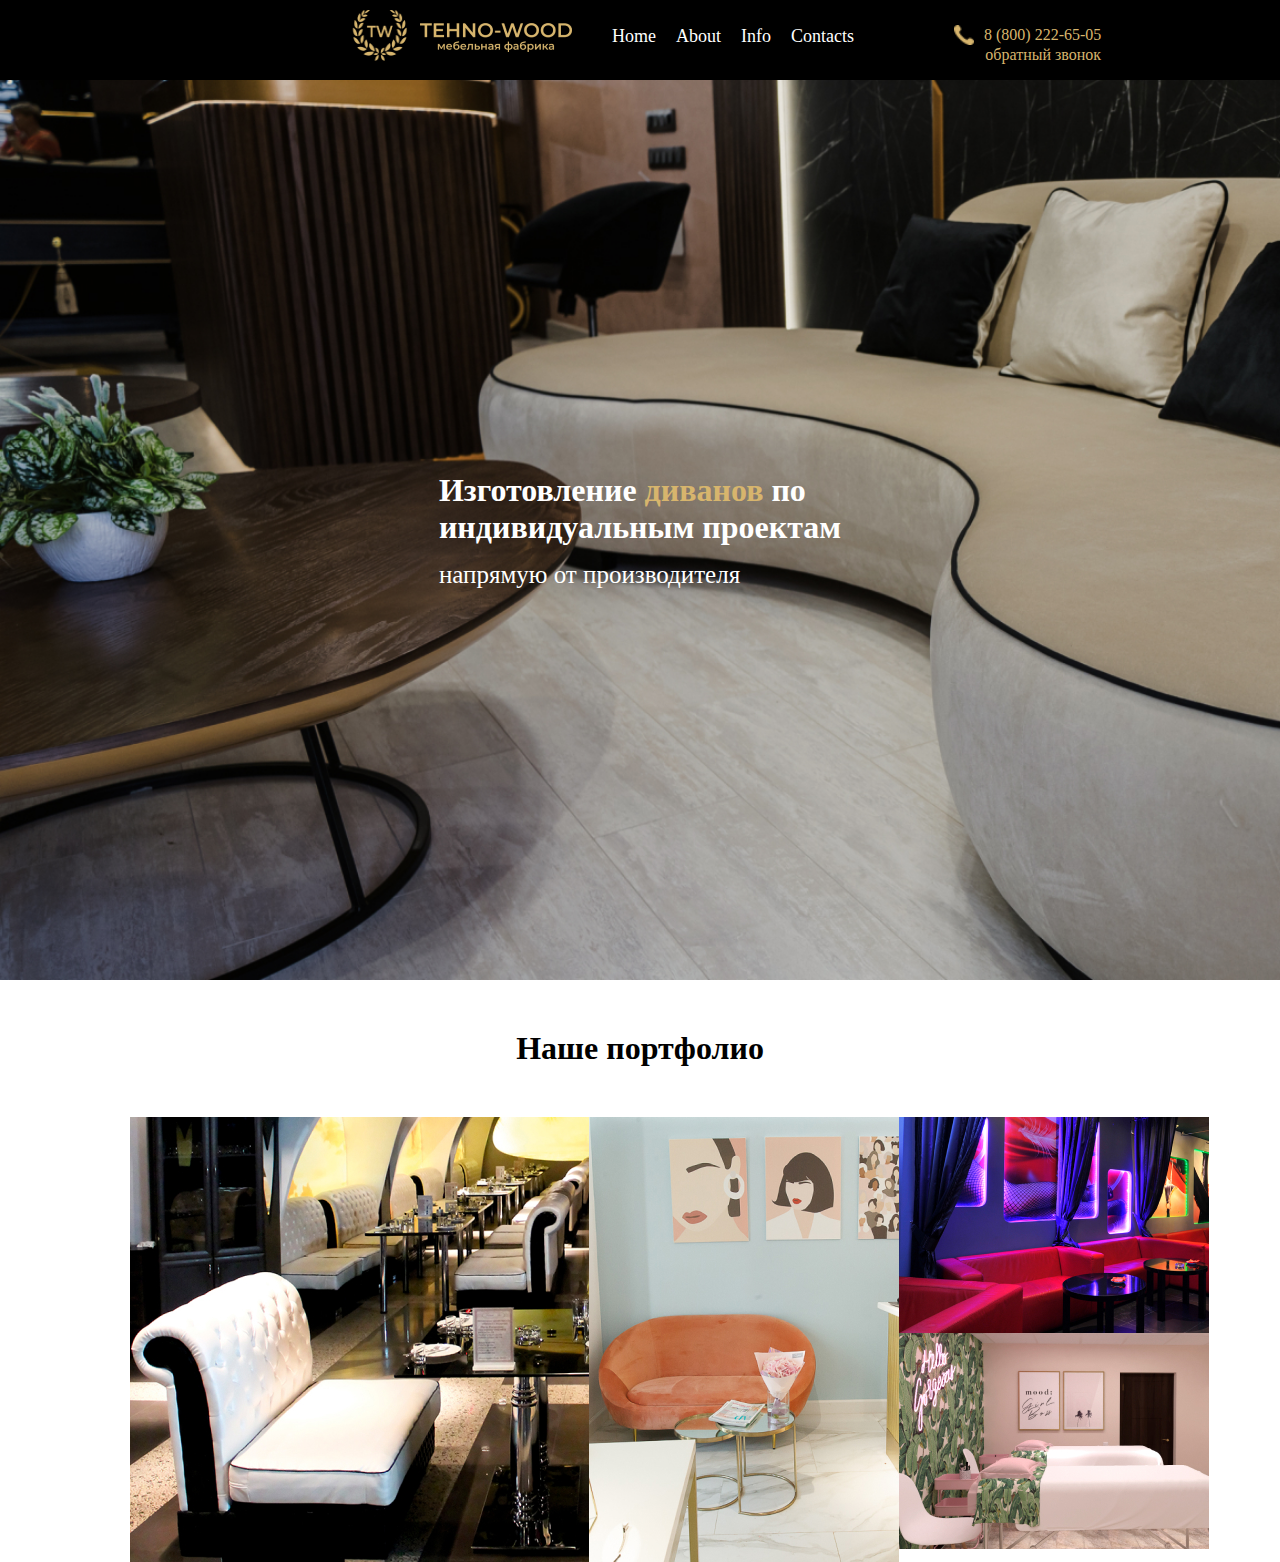
<file: index.html>
<!DOCTYPE html>
<html lang="en">
<head>
  <meta charset="UTF-8">
  <meta http-equiv="X-UA-Compatible" content="IE=edge">
  <meta name="viewport" content="width=device-width, initial-scale=1.0">
  <link rel="stylesheet" href="style.css">
  <title>About</title>
</head>
<body>
  
    
    <nav class="nav1">
      
      <ul class="ul1">
        <img class="img_logo" src="/images/Салон Мебели пнг 1.png">
        <img class="img_text_logo" src="/images/Салон Мебели пнг 2.png">
        <li><a href="index.html">Home</a></li>
        <li><a href="about.html">About</a></li>
        <li><a href="info.html">Info</a></li>
        <li><a href="contact.html">Contacts</a></li>
        <img class="telef_logo" src="/images/Vector.png" alt="vector">
        <p class="number">8 (800) 222-65-05</p>
        <p class="back_call">обратный звонок</p>
        
  
       
  
          
        
      </ul>
    </nav>

    <header class="main_head">
       <h1>Изготовление <mark style="color: #D7B56D;background-color:transparent ">диванов</mark> по<br>
        индивидуальным проектам<br><p style="font-weight: 100; margin: 15px 0 0 0; font-size: 25px;">напрямую от производителя</p></h1>
      
        
    </header>
    <main>
      <h1 style="text-align: center; margin: 50px 0px;" >Наше портфолио</h1>
      <div class="portfol">
      
      
      <img src="images/IMG_0157 1.jpg">
      <img src="/images/067 1.jpg"> 
      <img id="im3" src="/images/_DSC3024 1.jpg">
      <img id="im4" src="/images/V70003 1.jpg">
     
      </div>

      <div class="form_back">

      </div>
      
    </main>
   
  
 
</body>
</html>
</file>
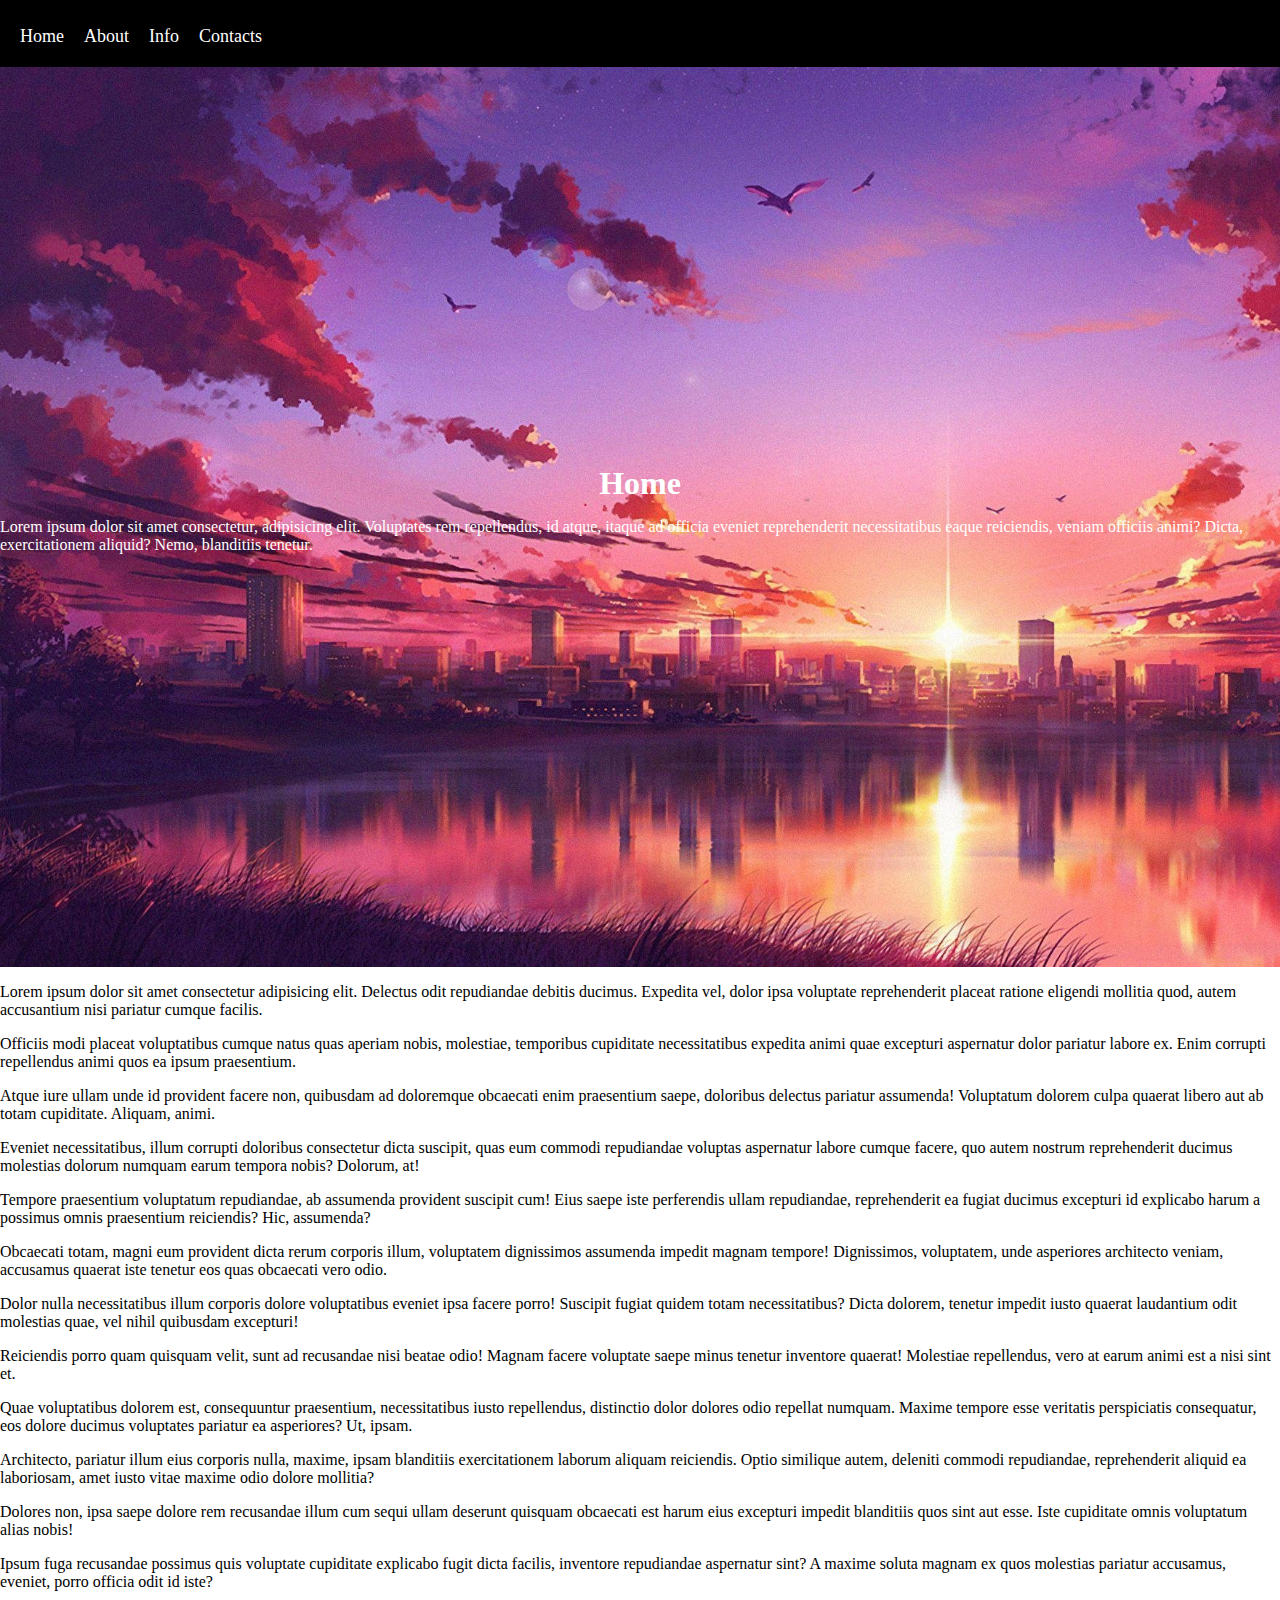
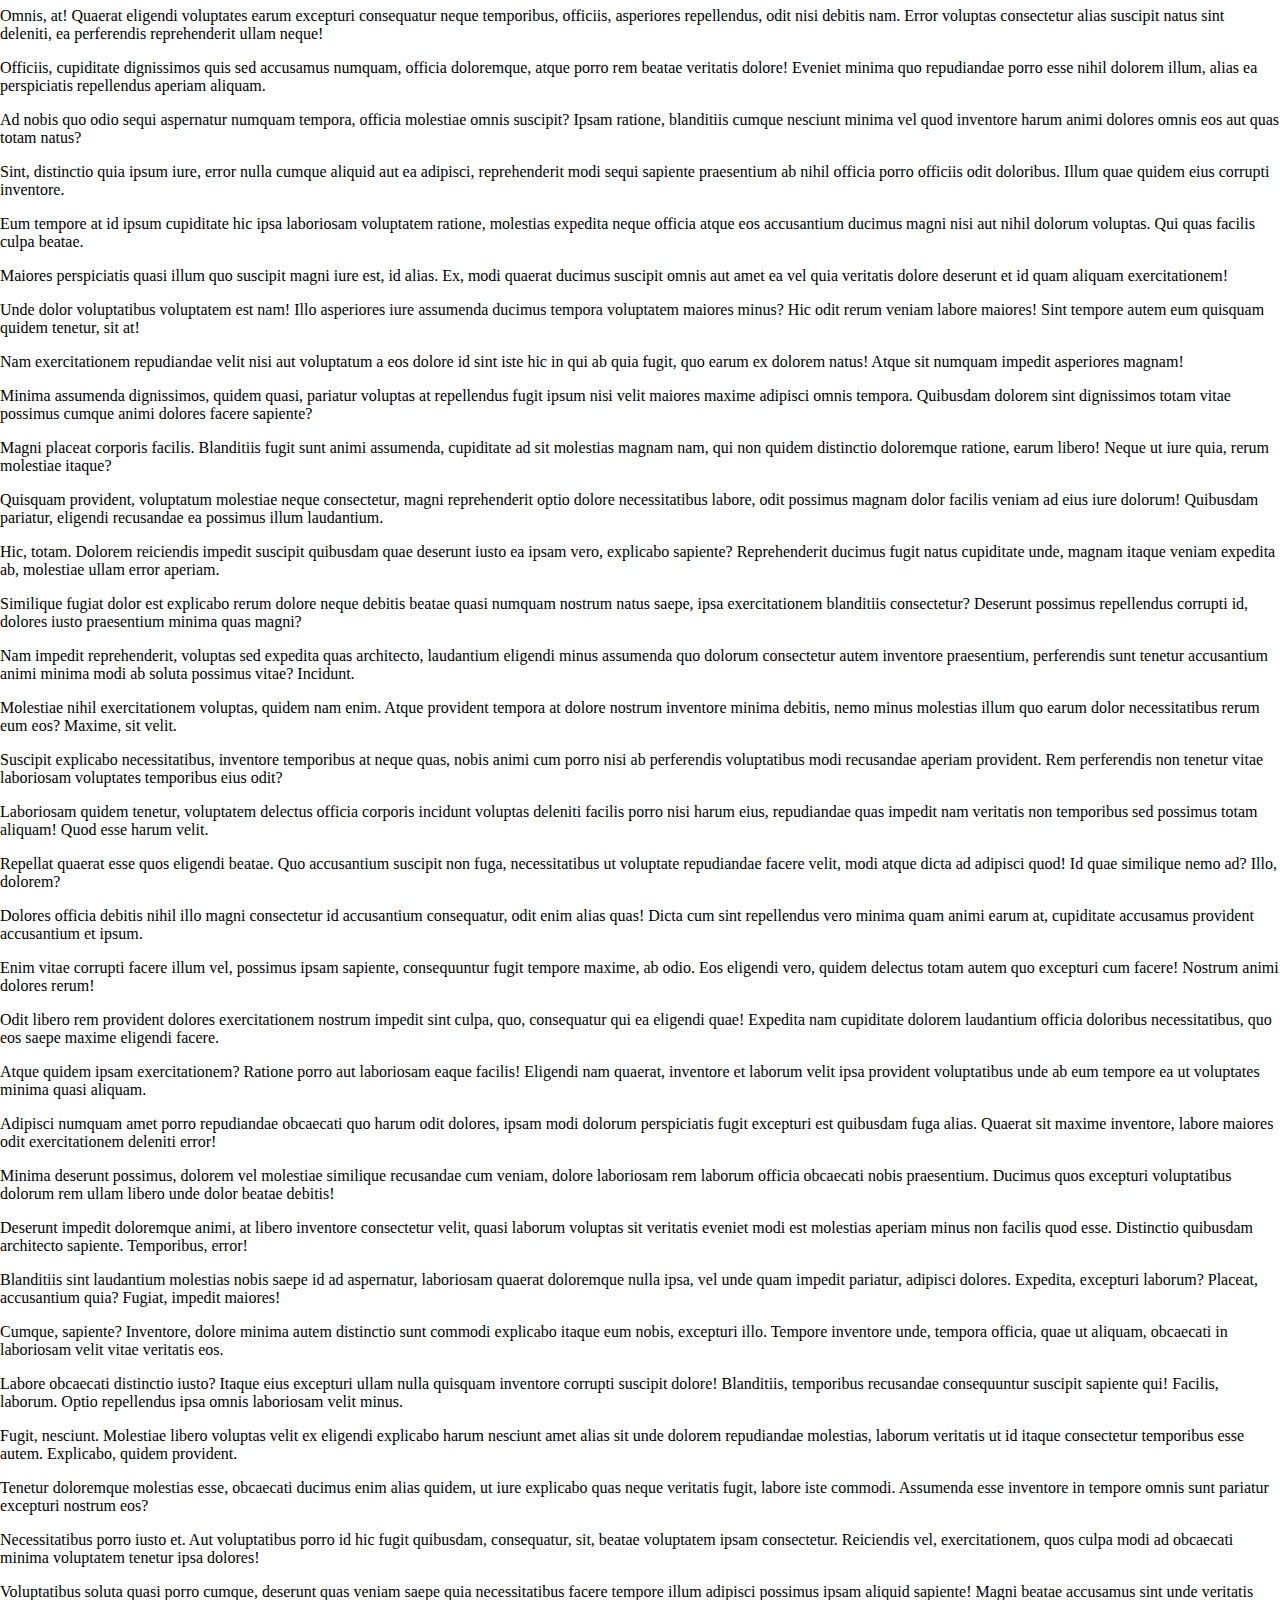
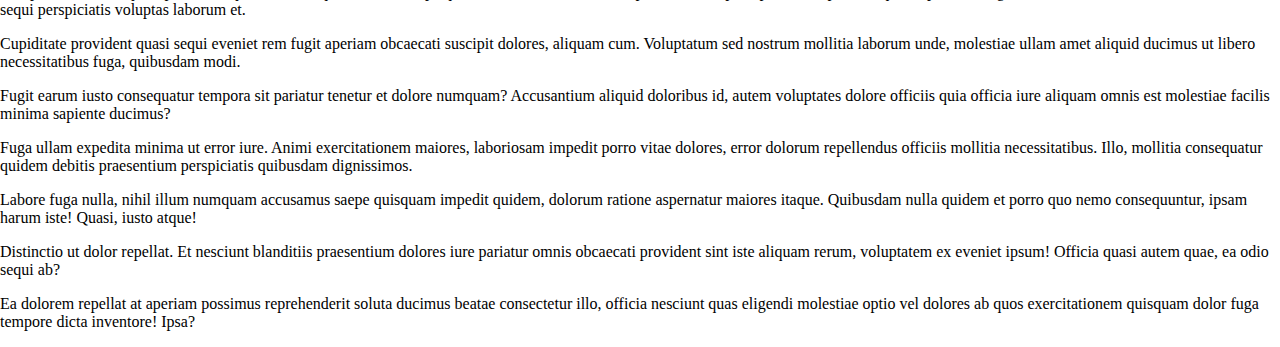
<file: Ret.html>
<!DOCTYPE html>
<html lang="en">
<head>
  <meta charset="UTF-8">
  <meta http-equiv="X-UA-Compatible" content="IE=edge">
  <meta name="viewport" content="width=device-width, initial-scale=1.0">
  <link rel="stylesheet" href="style.css">
  <title>Document</title>
</head>
<body>
  
  <nav class="nav1">
    <ul class="ul1">
      <li><a href="index.html">Home</a></li>
      <li><a href="about.html">About</a></li>
      <li><a href="info.html">Info</a></li>
      <li><a href="contact.html">Contacts</a></li>



     

        
      
    </ul>
  </nav>
  <header class="head1">
    <h1 style="margin: 0;">Home</h1>
    <p>Lorem ipsum dolor sit amet consectetur, adipisicing elit. Voluptates rem repellendus, id atque, itaque ad officia eveniet reprehenderit necessitatibus eaque reiciendis, veniam officiis animi? Dicta, exercitationem aliquid? Nemo, blanditiis tenetur.</p>
    
  </header>

  <p>Lorem ipsum dolor sit amet consectetur adipisicing elit. Delectus odit repudiandae debitis ducimus. Expedita vel, dolor ipsa voluptate reprehenderit placeat ratione eligendi mollitia quod, autem accusantium nisi pariatur cumque facilis.</p>
  <p>Officiis modi placeat voluptatibus cumque natus quas aperiam nobis, molestiae, temporibus cupiditate necessitatibus expedita animi quae excepturi aspernatur dolor pariatur labore ex. Enim corrupti repellendus animi quos ea ipsum praesentium.</p>
  <p>Atque iure ullam unde id provident facere non, quibusdam ad doloremque obcaecati enim praesentium saepe, doloribus delectus pariatur assumenda! Voluptatum dolorem culpa quaerat libero aut ab totam cupiditate. Aliquam, animi.</p>
  <p>Eveniet necessitatibus, illum corrupti doloribus consectetur dicta suscipit, quas eum commodi repudiandae voluptas aspernatur labore cumque facere, quo autem nostrum reprehenderit ducimus molestias dolorum numquam earum tempora nobis? Dolorum, at!</p>
  <p>Tempore praesentium voluptatum repudiandae, ab assumenda provident suscipit cum! Eius saepe iste perferendis ullam repudiandae, reprehenderit ea fugiat ducimus excepturi id explicabo harum a possimus omnis praesentium reiciendis? Hic, assumenda?</p>
  <p>Obcaecati totam, magni eum provident dicta rerum corporis illum, voluptatem dignissimos assumenda impedit magnam tempore! Dignissimos, voluptatem, unde asperiores architecto veniam, accusamus quaerat iste tenetur eos quas obcaecati vero odio.</p>
  <p>Dolor nulla necessitatibus illum corporis dolore voluptatibus eveniet ipsa facere porro! Suscipit fugiat quidem totam necessitatibus? Dicta dolorem, tenetur impedit iusto quaerat laudantium odit molestias quae, vel nihil quibusdam excepturi!</p>
  <p>Reiciendis porro quam quisquam velit, sunt ad recusandae nisi beatae odio! Magnam facere voluptate saepe minus tenetur inventore quaerat! Molestiae repellendus, vero at earum animi est a nisi sint et.</p>
  <p>Quae voluptatibus dolorem est, consequuntur praesentium, necessitatibus iusto repellendus, distinctio dolor dolores odio repellat numquam. Maxime tempore esse veritatis perspiciatis consequatur, eos dolore ducimus voluptates pariatur ea asperiores? Ut, ipsam.</p>
  <p>Architecto, pariatur illum eius corporis nulla, maxime, ipsam blanditiis exercitationem laborum aliquam reiciendis. Optio similique autem, deleniti commodi repudiandae, reprehenderit aliquid ea laboriosam, amet iusto vitae maxime odio dolore mollitia?</p>
  <p>Dolores non, ipsa saepe dolore rem recusandae illum cum sequi ullam deserunt quisquam obcaecati est harum eius excepturi impedit blanditiis quos sint aut esse. Iste cupiditate omnis voluptatum alias nobis!</p>
  <p>Ipsum fuga recusandae possimus quis voluptate cupiditate explicabo fugit dicta facilis, inventore repudiandae aspernatur sint? A maxime soluta magnam ex quos molestias pariatur accusamus, eveniet, porro officia odit id iste?</p>
  <p>Omnis, at! Quaerat eligendi voluptates earum excepturi consequatur neque temporibus, officiis, asperiores repellendus, odit nisi debitis nam. Error voluptas consectetur alias suscipit natus sint deleniti, ea perferendis reprehenderit ullam neque!</p>
  <p>Officiis, cupiditate dignissimos quis sed accusamus numquam, officia doloremque, atque porro rem beatae veritatis dolore! Eveniet minima quo repudiandae porro esse nihil dolorem illum, alias ea perspiciatis repellendus aperiam aliquam.</p>
  <p>Ad nobis quo odio sequi aspernatur numquam tempora, officia molestiae omnis suscipit? Ipsam ratione, blanditiis cumque nesciunt minima vel quod inventore harum animi dolores omnis eos aut quas totam natus?</p>
  <p>Sint, distinctio quia ipsum iure, error nulla cumque aliquid aut ea adipisci, reprehenderit modi sequi sapiente praesentium ab nihil officia porro officiis odit doloribus. Illum quae quidem eius corrupti inventore.</p>
  <p>Eum tempore at id ipsum cupiditate hic ipsa laboriosam voluptatem ratione, molestias expedita neque officia atque eos accusantium ducimus magni nisi aut nihil dolorum voluptas. Qui quas facilis culpa beatae.</p>
  <p>Maiores perspiciatis quasi illum quo suscipit magni iure est, id alias. Ex, modi quaerat ducimus suscipit omnis aut amet ea vel quia veritatis dolore deserunt et id quam aliquam exercitationem!</p>
  <p>Unde dolor voluptatibus voluptatem est nam! Illo asperiores iure assumenda ducimus tempora voluptatem maiores minus? Hic odit rerum veniam labore maiores! Sint tempore autem eum quisquam quidem tenetur, sit at!</p>
  <p>Nam exercitationem repudiandae velit nisi aut voluptatum a eos dolore id sint iste hic in qui ab quia fugit, quo earum ex dolorem natus! Atque sit numquam impedit asperiores magnam!</p>
  <p>Minima assumenda dignissimos, quidem quasi, pariatur voluptas at repellendus fugit ipsum nisi velit maiores maxime adipisci omnis tempora. Quibusdam dolorem sint dignissimos totam vitae possimus cumque animi dolores facere sapiente?</p>
  <p>Magni placeat corporis facilis. Blanditiis fugit sunt animi assumenda, cupiditate ad sit molestias magnam nam, qui non quidem distinctio doloremque ratione, earum libero! Neque ut iure quia, rerum molestiae itaque?</p>
  <p>Quisquam provident, voluptatum molestiae neque consectetur, magni reprehenderit optio dolore necessitatibus labore, odit possimus magnam dolor facilis veniam ad eius iure dolorum! Quibusdam pariatur, eligendi recusandae ea possimus illum laudantium.</p>
  <p>Hic, totam. Dolorem reiciendis impedit suscipit quibusdam quae deserunt iusto ea ipsam vero, explicabo sapiente? Reprehenderit ducimus fugit natus cupiditate unde, magnam itaque veniam expedita ab, molestiae ullam error aperiam.</p>
  <p>Similique fugiat dolor est explicabo rerum dolore neque debitis beatae quasi numquam nostrum natus saepe, ipsa exercitationem blanditiis consectetur? Deserunt possimus repellendus corrupti id, dolores iusto praesentium minima quas magni?</p>
  <p>Nam impedit reprehenderit, voluptas sed expedita quas architecto, laudantium eligendi minus assumenda quo dolorum consectetur autem inventore praesentium, perferendis sunt tenetur accusantium animi minima modi ab soluta possimus vitae? Incidunt.</p>
  <p>Molestiae nihil exercitationem voluptas, quidem nam enim. Atque provident tempora at dolore nostrum inventore minima debitis, nemo minus molestias illum quo earum dolor necessitatibus rerum eum eos? Maxime, sit velit.</p>
  <p>Suscipit explicabo necessitatibus, inventore temporibus at neque quas, nobis animi cum porro nisi ab perferendis voluptatibus modi recusandae aperiam provident. Rem perferendis non tenetur vitae laboriosam voluptates temporibus eius odit?</p>
  <p>Laboriosam quidem tenetur, voluptatem delectus officia corporis incidunt voluptas deleniti facilis porro nisi harum eius, repudiandae quas impedit nam veritatis non temporibus sed possimus totam aliquam! Quod esse harum velit.</p>
  <p>Repellat quaerat esse quos eligendi beatae. Quo accusantium suscipit non fuga, necessitatibus ut voluptate repudiandae facere velit, modi atque dicta ad adipisci quod! Id quae similique nemo ad? Illo, dolorem?</p>
  <p>Dolores officia debitis nihil illo magni consectetur id accusantium consequatur, odit enim alias quas! Dicta cum sint repellendus vero minima quam animi earum at, cupiditate accusamus provident accusantium et ipsum.</p>
  <p>Enim vitae corrupti facere illum vel, possimus ipsam sapiente, consequuntur fugit tempore maxime, ab odio. Eos eligendi vero, quidem delectus totam autem quo excepturi cum facere! Nostrum animi dolores rerum!</p>
  <p>Odit libero rem provident dolores exercitationem nostrum impedit sint culpa, quo, consequatur qui ea eligendi quae! Expedita nam cupiditate dolorem laudantium officia doloribus necessitatibus, quo eos saepe maxime eligendi facere.</p>
  <p>Atque quidem ipsam exercitationem? Ratione porro aut laboriosam eaque facilis! Eligendi nam quaerat, inventore et laborum velit ipsa provident voluptatibus unde ab eum tempore ea ut voluptates minima quasi aliquam.</p>
  <p>Adipisci numquam amet porro repudiandae obcaecati quo harum odit dolores, ipsam modi dolorum perspiciatis fugit excepturi est quibusdam fuga alias. Quaerat sit maxime inventore, labore maiores odit exercitationem deleniti error!</p>
  <p>Minima deserunt possimus, dolorem vel molestiae similique recusandae cum veniam, dolore laboriosam rem laborum officia obcaecati nobis praesentium. Ducimus quos excepturi voluptatibus dolorum rem ullam libero unde dolor beatae debitis!</p>
  <p>Deserunt impedit doloremque animi, at libero inventore consectetur velit, quasi laborum voluptas sit veritatis eveniet modi est molestias aperiam minus non facilis quod esse. Distinctio quibusdam architecto sapiente. Temporibus, error!</p>
  <p>Blanditiis sint laudantium molestias nobis saepe id ad aspernatur, laboriosam quaerat doloremque nulla ipsa, vel unde quam impedit pariatur, adipisci dolores. Expedita, excepturi laborum? Placeat, accusantium quia? Fugiat, impedit maiores!</p>
  <p>Cumque, sapiente? Inventore, dolore minima autem distinctio sunt commodi explicabo itaque eum nobis, excepturi illo. Tempore inventore unde, tempora officia, quae ut aliquam, obcaecati in laboriosam velit vitae veritatis eos.</p>
  <p>Labore obcaecati distinctio iusto? Itaque eius excepturi ullam nulla quisquam inventore corrupti suscipit dolore! Blanditiis, temporibus recusandae consequuntur suscipit sapiente qui! Facilis, laborum. Optio repellendus ipsa omnis laboriosam velit minus.</p>
  <p>Fugit, nesciunt. Molestiae libero voluptas velit ex eligendi explicabo harum nesciunt amet alias sit unde dolorem repudiandae molestias, laborum veritatis ut id itaque consectetur temporibus esse autem. Explicabo, quidem provident.</p>
  <p>Tenetur doloremque molestias esse, obcaecati ducimus enim alias quidem, ut iure explicabo quas neque veritatis fugit, labore iste commodi. Assumenda esse inventore in tempore omnis sunt pariatur excepturi nostrum eos?</p>
  <p>Necessitatibus porro iusto et. Aut voluptatibus porro id hic fugit quibusdam, consequatur, sit, beatae voluptatem ipsam consectetur. Reiciendis vel, exercitationem, quos culpa modi ad obcaecati minima voluptatem tenetur ipsa dolores!</p>
  <p>Voluptatibus soluta quasi porro cumque, deserunt quas veniam saepe quia necessitatibus facere tempore illum adipisci possimus ipsam aliquid sapiente! Magni beatae accusamus sint unde veritatis sequi perspiciatis voluptas laborum et.</p>
  <p>Cupiditate provident quasi sequi eveniet rem fugit aperiam obcaecati suscipit dolores, aliquam cum. Voluptatum sed nostrum mollitia laborum unde, molestiae ullam amet aliquid ducimus ut libero necessitatibus fuga, quibusdam modi.</p>
  <p>Fugit earum iusto consequatur tempora sit pariatur tenetur et dolore numquam? Accusantium aliquid doloribus id, autem voluptates dolore officiis quia officia iure aliquam omnis est molestiae facilis minima sapiente ducimus?</p>
  <p>Fuga ullam expedita minima ut error iure. Animi exercitationem maiores, laboriosam impedit porro vitae dolores, error dolorum repellendus officiis mollitia necessitatibus. Illo, mollitia consequatur quidem debitis praesentium perspiciatis quibusdam dignissimos.</p>
  <p>Labore fuga nulla, nihil illum numquam accusamus saepe quisquam impedit quidem, dolorum ratione aspernatur maiores itaque. Quibusdam nulla quidem et porro quo nemo consequuntur, ipsam harum iste! Quasi, iusto atque!</p>
  <p>Distinctio ut dolor repellat. Et nesciunt blanditiis praesentium dolores iure pariatur omnis obcaecati provident sint iste aliquam rerum, voluptatem ex eveniet ipsum! Officia quasi autem quae, ea odio sequi ab?</p>
  <p>Ea dolorem repellat at aperiam possimus reprehenderit soluta ducimus beatae consectetur illo, officia nesciunt quas eligendi molestiae optio vel dolores ab quos exercitationem quisquam dolor fuga tempore dicta inventore! Ipsa?</p>

  
</body>
</html>
</file>
<file: style.css>
* {
box-sizing: border-box;

}

body{
  margin: 0;
  
}

.nav1{
  position: sticky;
  top:0;
  left: 0;
  right: 0;

}

.ul1{
  display: flex;
  flex-direction: row;
  
  background-color: black;
  padding: 10px;
  margin-right: 10px;
  margin: 0;
}


.nav1 .ul1 li{
  list-style: none;
  padding: 10px;
  text-decoration:none;
  padding-top: 16px;

}

.nav1 .ul1 li a{
 color: white;
  text-decoration: none;
  transition: all 700ms;
  font-size: 18px;
  

}


.nav1 .ul1 li a:hover{
   color: #D7B56D;
   text-decoration: underline;
   
 
}

.nav1 .ul1 li:hover{
 color: #D7B56D;
}

.head1{
  display: flex;
  background-image: url(/images/1.jpg);
  height: 100vh;
  background-size: cover;
  color: white;
  flex-direction: column;
  align-items: center;
  justify-content: center;
}

.img_logo{
  width: 140px;
  height: 60px;
  margin: 0 0 0 300px;
  
}

.img_text_logo{
  
  height: 36px;
  width: 152px;
  transform: translateX(-30px) translateY(6px);


}

.logo_all{
  width: 20px;
  height: 20px;
}




.number{
 text-align: center;
 color: white;
 text-align: end;
 padding-left: 100px;
 color: #D7B56D;

 
}

.telef_logo{
  width: 20px;
  height: 20px;
  transform: translateX(90px) translateY(15px);
}

.back_call{
  display: inline-block;
  color: #D7B56D;
  align-items: flex-end;
  transform: translateX(-116px) translateY(20px);
  


}



.main_head{
  display: flex;
  background-image: url(/images/DSC09905\ 2\ \(1\).jpg);
  height: 100vh;
  background-size: cover;
  color: white;
  flex-direction: column;
  align-items: center;
  justify-content: center;
}

.portfol{
    display: flex;
    color: black;
    /* margin: 140px ; */
    padding-left: 130px;
   
    
  
    
}

#im3{
   align-self: flex-start;
}

#im4{
  align-self: flex-end;
  transform:translateX(-310px) translateY(-13px);
}
</file>
